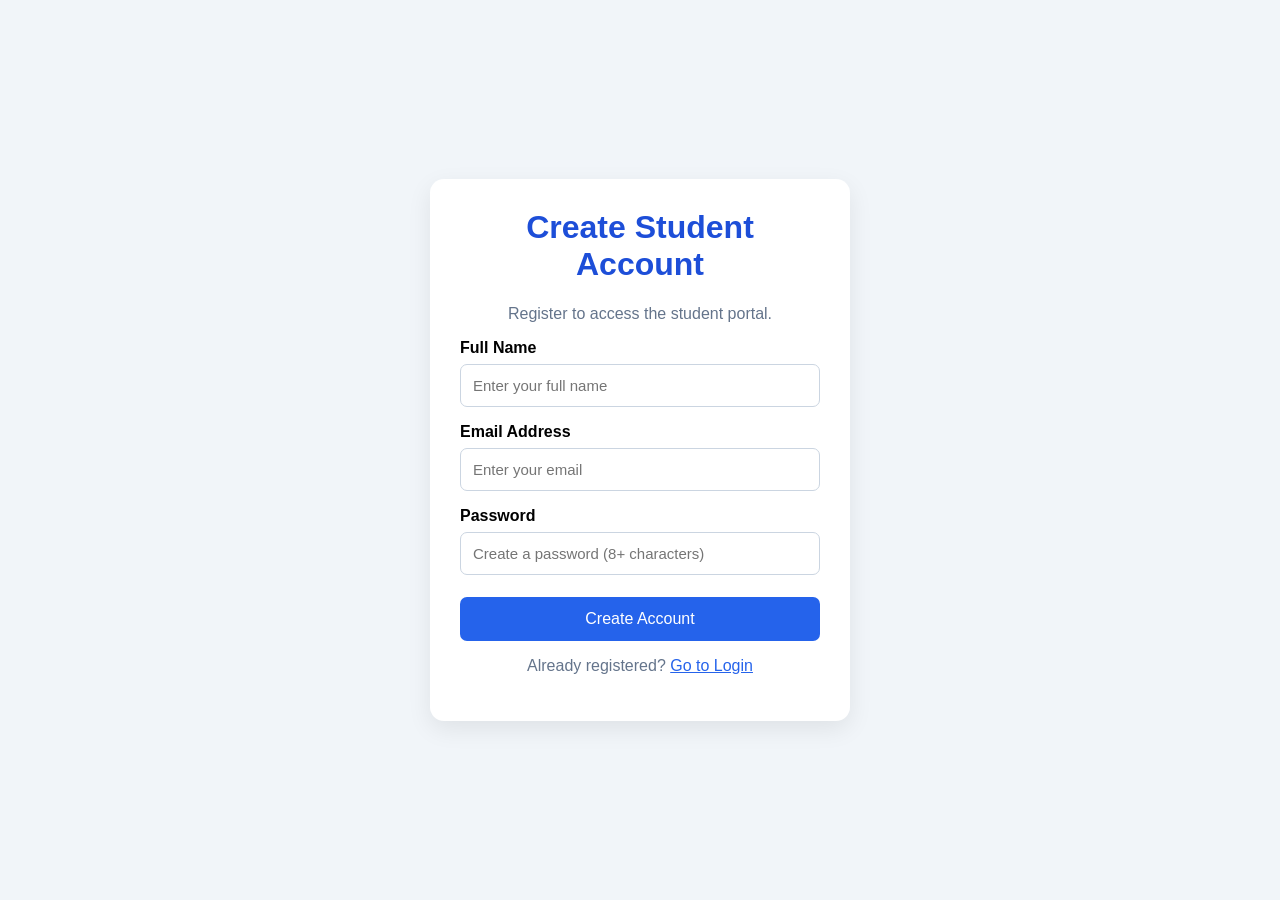
<file: frontend/register.html>
<!DOCTYPE html>
<html lang="en">
<head>
    <meta charset="UTF-8">
    <meta name="viewport" content="width=device-width, initial-scale=1.0">
    <title>Student Registration</title>

    <style>
        * {
            box-sizing: border-box;
        }

        body {
            margin: 0;
            min-height: 100vh;
            display: flex;
            justify-content: center;
            align-items: center;
            padding: 20px;
            font-family: Arial, sans-serif;
            background: #f1f5f9;
        }

        .container {
            width: 100%;
            max-width: 420px;
            padding: 30px;
            background: white;
            border-radius: 14px;
            box-shadow: 0 8px 25px rgba(0, 0, 0, 0.08);
        }

        h1 {
            margin-top: 0;
            color: #1d4ed8;
            text-align: center;
        }

        p {
            color: #64748b;
            text-align: center;
        }

        label {
            display: block;
            margin: 16px 0 7px;
            font-weight: bold;
        }

        input {
            width: 100%;
            padding: 12px;
            border: 1px solid #cbd5e1;
            border-radius: 7px;
            font-size: 15px;
        }

        button {
            width: 100%;
            margin-top: 22px;
            padding: 13px;
            border: none;
            border-radius: 7px;
            background: #2563eb;
            color: white;
            font-size: 16px;
            cursor: pointer;
        }

        button:hover {
            background: #1d4ed8;
        }

        #message {
            margin-top: 16px;
            overflow-wrap: anywhere;
            line-height: 1.5;
        }

        a {
            color: #2563eb;
        }
    </style>
</head>

<body>
    <div class="container">
        <h1>Create Student Account</h1>
        <p>Register to access the student portal.</p>

        <form id="registerForm">
            <label for="fullName">Full Name</label>
            <input
                type="text"
                id="fullName"
                required
                maxlength="120"
                autocomplete="name"
                placeholder="Enter your full name"
            >

            <label for="email">Email Address</label>
            <input
                type="email"
                id="email"
                required
                maxlength="254"
                autocomplete="email"
                placeholder="Enter your email"
            >

            <label for="password">Password</label>
            <input
                type="password"
                id="password"
                required
                minlength="8"
                autocomplete="new-password"
                placeholder="Create a password (8+ characters)"
            >

            <button type="submit" id="registerButton">
                Create Account
            </button>
        </form>

        <div id="message" role="status" aria-live="polite"></div>

        <p>
            Already registered?
            <a href="login.html">Go to Login</a>
        </p>
    </div>

    <script>
        const form = document.getElementById("registerForm");
        const message = document.getElementById("message");
        const button = document.getElementById("registerButton");

        form.addEventListener("submit", async function (event) {
            event.preventDefault();

            message.textContent = "";
            button.disabled = true;
            button.textContent = "Creating account...";

            const full_name = document.getElementById("fullName").value.trim();
            const email = document.getElementById("email").value.trim();
            const password = document.getElementById("password").value;

            try {
                const response = await fetch(
                    "http://127.0.0.1:5000/api/auth/register",
                    {
                        method: "POST",
                        headers: {
                            "Content-Type": "application/json"
                        },
                        body: JSON.stringify({
                            full_name,
                            email,
                            password
                        })
                    }
                );

                const data = await response.json();

                if (!response.ok || !data.success) {
                    throw new Error(
                        data.message || data.error || "Registration failed."
                    );
                }

                message.textContent =
                    "Account created successfully! You can now log in.";
                message.style.color = "green";
                form.reset();

            } catch (error) {
                message.textContent =
                    error.message === "Failed to fetch"
                        ? "Cannot reach the backend. Check that Flask is running."
                        : error.message;

                message.style.color = "crimson";
            } finally {
                button.disabled = false;
                button.textContent = "Create Account";
            }
        });
    </script>
</body>
</html>
</file>
